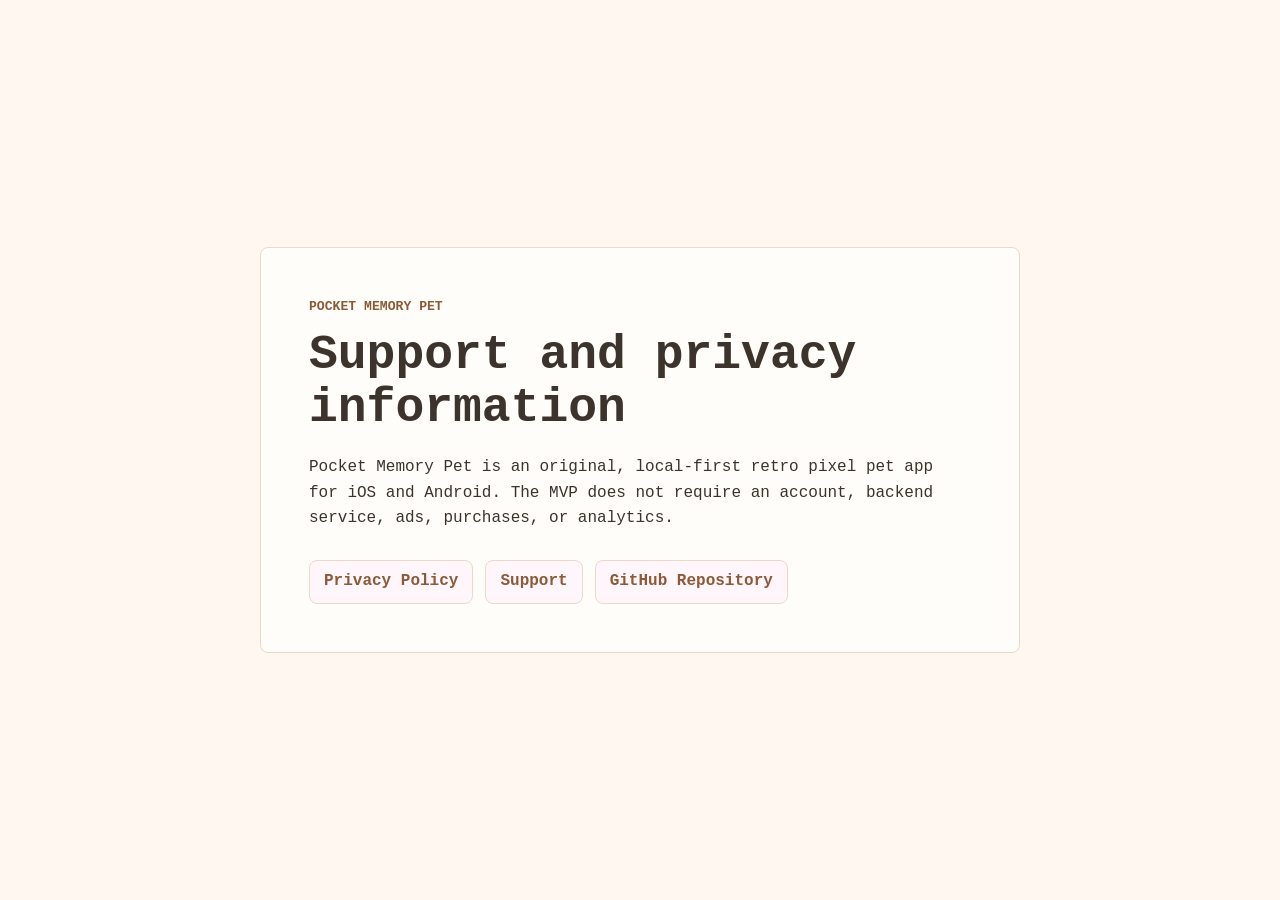
<file: site/index.html>
<!doctype html>
<html lang="en">
  <head>
    <meta charset="utf-8">
    <meta name="viewport" content="width=device-width, initial-scale=1">
    <title>Pocket Memory Pet</title>
    <link rel="stylesheet" href="./styles.css">
  </head>
  <body>
    <main class="page">
      <section class="panel">
        <p class="eyebrow">Pocket Memory Pet</p>
        <h1>Support and privacy information</h1>
        <p>
          Pocket Memory Pet is an original, local-first retro pixel pet app for iOS and Android.
          The MVP does not require an account, backend service, ads, purchases, or analytics.
        </p>
        <nav class="links" aria-label="Site links">
          <a href="./privacy/">Privacy Policy</a>
          <a href="./support/">Support</a>
          <a href="https://github.com/SeongWon1123/LAB">GitHub Repository</a>
        </nav>
      </section>
    </main>
  </body>
</html>
</file>
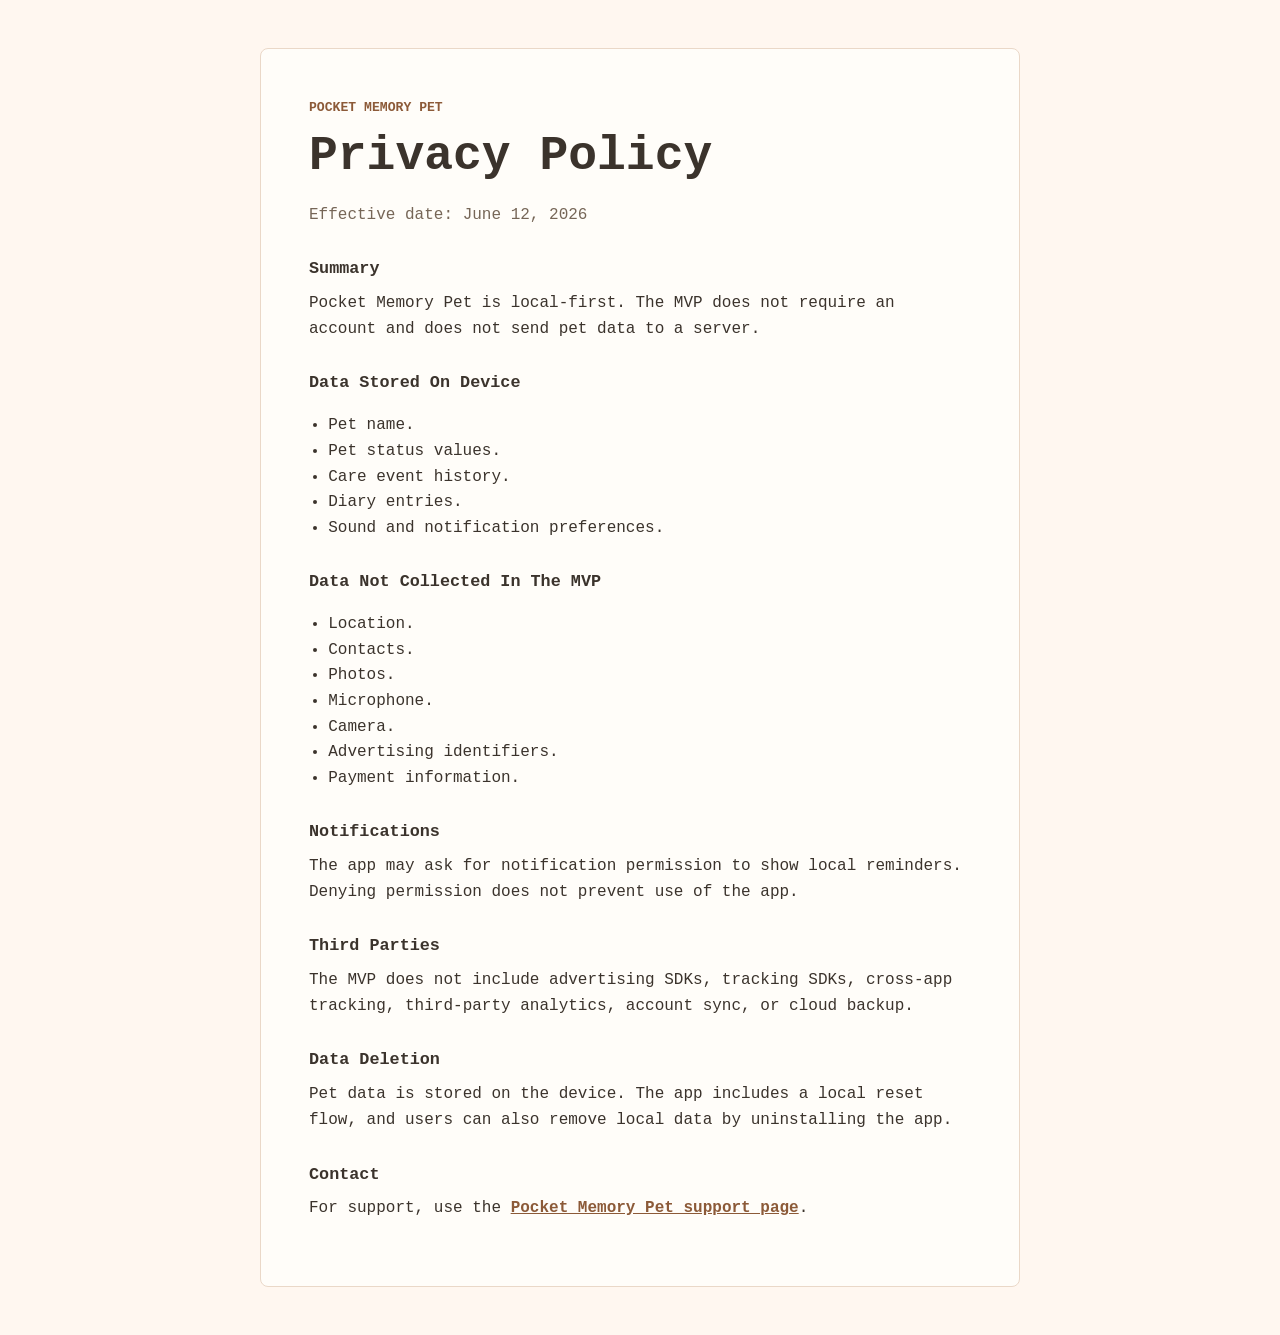
<file: site/privacy/index.html>
<!doctype html>
<html lang="en">
  <head>
    <meta charset="utf-8">
    <meta name="viewport" content="width=device-width, initial-scale=1">
    <title>Pocket Memory Pet Privacy Policy</title>
    <link rel="stylesheet" href="../styles.css">
  </head>
  <body>
    <main class="page">
      <article class="panel document">
        <p class="eyebrow">Pocket Memory Pet</p>
        <h1>Privacy Policy</h1>
        <p class="muted">Effective date: June 12, 2026</p>

        <h2>Summary</h2>
        <p>
          Pocket Memory Pet is local-first. The MVP does not require an account and does not send
          pet data to a server.
        </p>

        <h2>Data Stored On Device</h2>
        <ul>
          <li>Pet name.</li>
          <li>Pet status values.</li>
          <li>Care event history.</li>
          <li>Diary entries.</li>
          <li>Sound and notification preferences.</li>
        </ul>

        <h2>Data Not Collected In The MVP</h2>
        <ul>
          <li>Location.</li>
          <li>Contacts.</li>
          <li>Photos.</li>
          <li>Microphone.</li>
          <li>Camera.</li>
          <li>Advertising identifiers.</li>
          <li>Payment information.</li>
        </ul>

        <h2>Notifications</h2>
        <p>
          The app may ask for notification permission to show local reminders. Denying permission
          does not prevent use of the app.
        </p>

        <h2>Third Parties</h2>
        <p>
          The MVP does not include advertising SDKs, tracking SDKs, cross-app tracking,
          third-party analytics, account sync, or cloud backup.
        </p>

        <h2>Data Deletion</h2>
        <p>
          Pet data is stored on the device. The app includes a local reset flow, and users can also
          remove local data by uninstalling the app.
        </p>

        <h2>Contact</h2>
        <p>
          For support, use the <a href="../support/">Pocket Memory Pet support page</a>.
        </p>
      </article>
    </main>
  </body>
</html>
</file>
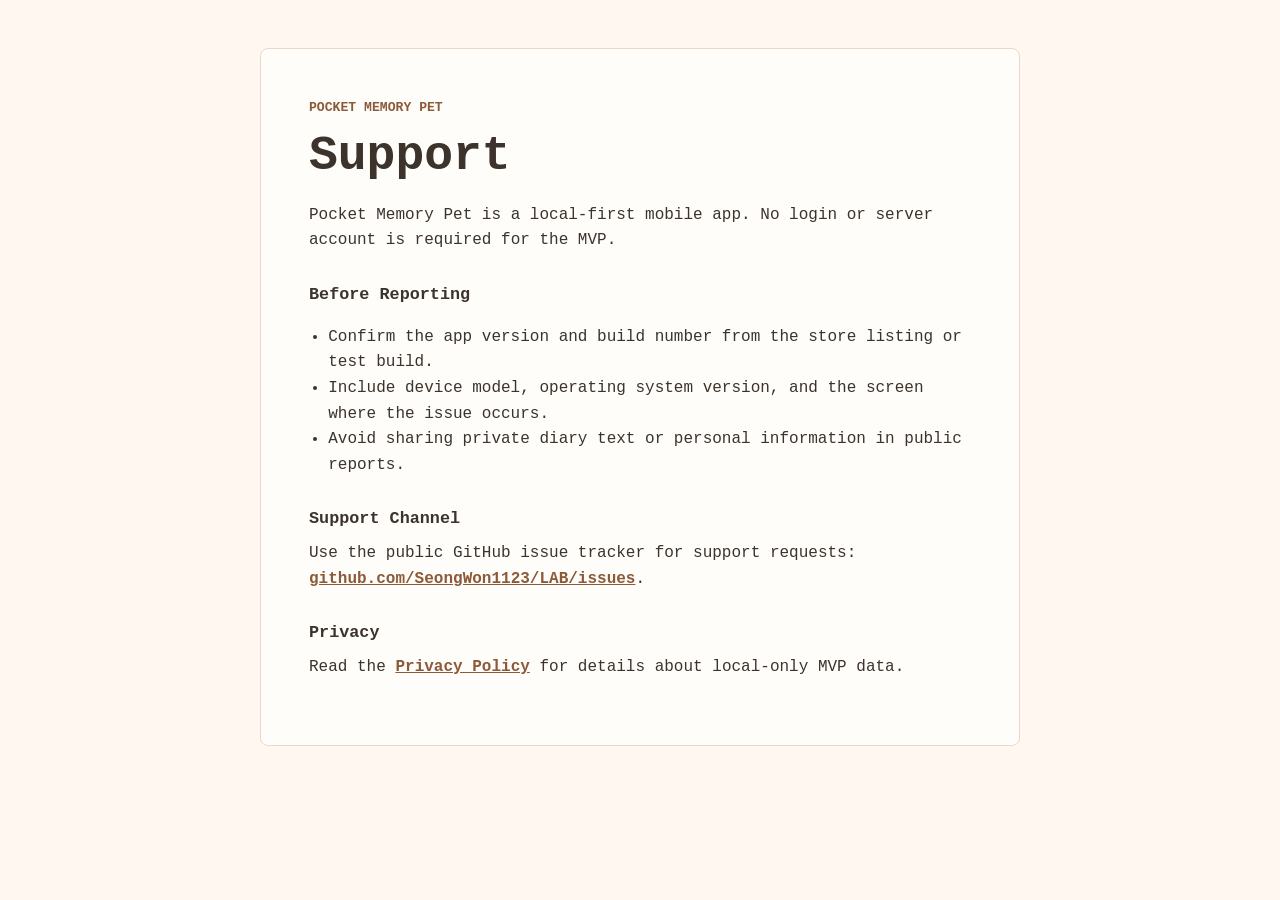
<file: site/support/index.html>
<!doctype html>
<html lang="en">
  <head>
    <meta charset="utf-8">
    <meta name="viewport" content="width=device-width, initial-scale=1">
    <title>Pocket Memory Pet Support</title>
    <link rel="stylesheet" href="../styles.css">
  </head>
  <body>
    <main class="page">
      <article class="panel document">
        <p class="eyebrow">Pocket Memory Pet</p>
        <h1>Support</h1>
        <p>
          Pocket Memory Pet is a local-first mobile app. No login or server account is required for
          the MVP.
        </p>

        <h2>Before Reporting</h2>
        <ul>
          <li>Confirm the app version and build number from the store listing or test build.</li>
          <li>Include device model, operating system version, and the screen where the issue occurs.</li>
          <li>Avoid sharing private diary text or personal information in public reports.</li>
        </ul>

        <h2>Support Channel</h2>
        <p>
          Use the public GitHub issue tracker for support requests:
          <a href="https://github.com/SeongWon1123/LAB/issues">github.com/SeongWon1123/LAB/issues</a>.
        </p>

        <h2>Privacy</h2>
        <p>
          Read the <a href="../privacy/">Privacy Policy</a> for details about local-only MVP data.
        </p>
      </article>
    </main>
  </body>
</html>
</file>
<file: site/styles.css>
:root {
  color-scheme: light;
  --ink: #3b332c;
  --muted: #766657;
  --paper: #fff7f0;
  --panel: #fffdf9;
  --accent: #8c5a38;
  --outline: #ead8c8;
}

* {
  box-sizing: border-box;
}

body {
  margin: 0;
  color: var(--ink);
  background: var(--paper);
  font-family: ui-monospace, SFMono-Regular, Menlo, Consolas, "Liberation Mono", monospace;
  line-height: 1.6;
}

a {
  color: var(--accent);
  font-weight: 700;
}

.page {
  min-height: 100vh;
  padding: 48px 18px;
  display: grid;
  place-items: center;
}

.panel {
  width: min(760px, 100%);
  padding: clamp(24px, 5vw, 48px);
  background: var(--panel);
  border: 1px solid var(--outline);
  border-radius: 8px;
}

.document {
  place-self: start center;
}

.eyebrow {
  margin: 0 0 12px;
  color: var(--accent);
  font-size: 0.82rem;
  font-weight: 700;
  letter-spacing: 0;
  text-transform: uppercase;
}

h1,
h2,
p {
  margin-top: 0;
}

h1 {
  margin-bottom: 20px;
  font-size: clamp(2rem, 6vw, 3rem);
  line-height: 1.1;
  letter-spacing: 0;
}

h2 {
  margin: 28px 0 8px;
  font-size: 1.05rem;
}

ul {
  padding-left: 1.2rem;
}

.muted {
  color: var(--muted);
}

.links {
  display: flex;
  flex-wrap: wrap;
  gap: 12px;
  margin-top: 28px;
}

.links a {
  display: inline-flex;
  align-items: center;
  min-height: 44px;
  padding: 0 14px;
  border: 1px solid var(--outline);
  border-radius: 8px;
  background: #fff6fb;
  text-decoration: none;
}
</file>
